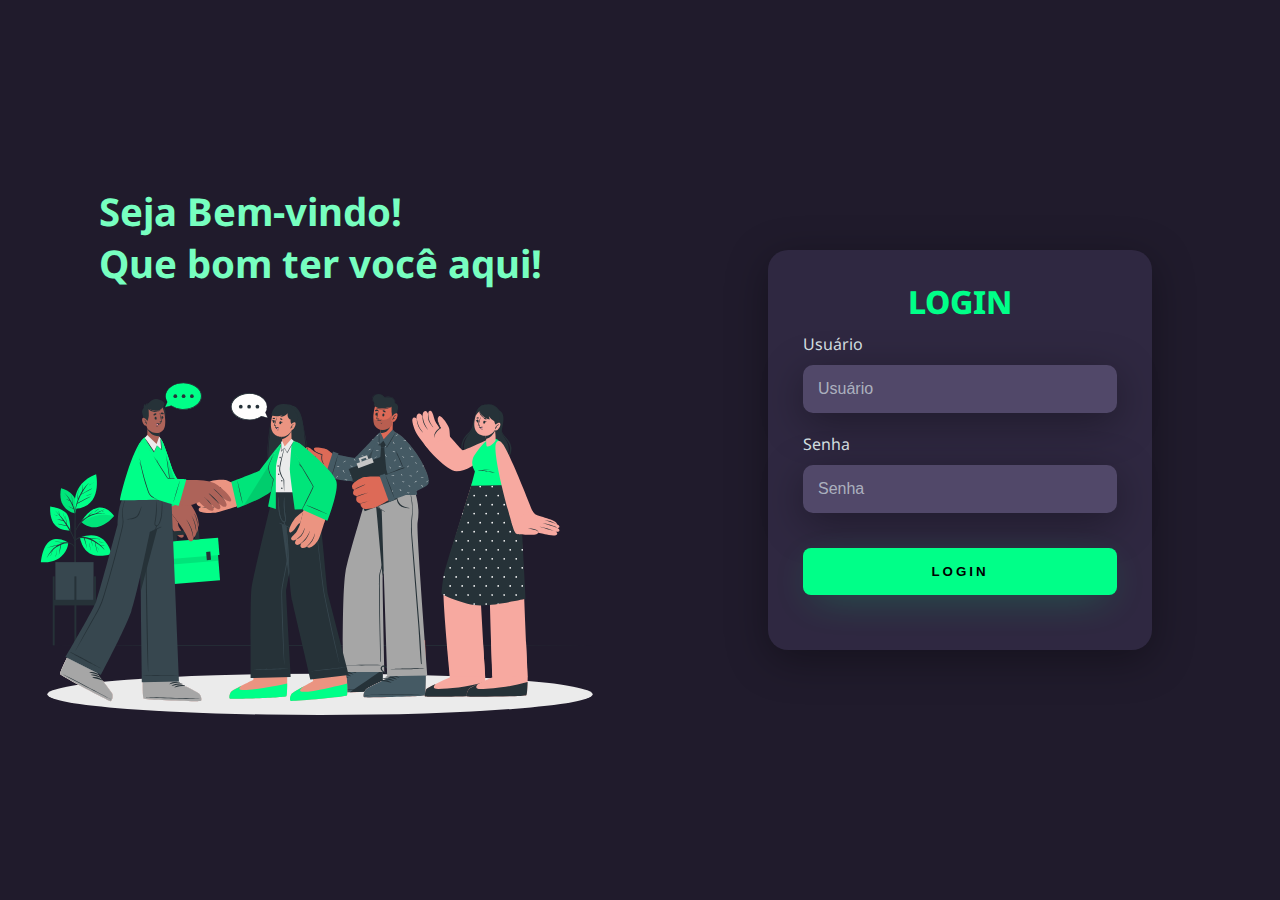
<file: index.html>
<!DOCTYPE html>
<html lang="en">
<head>
    <meta charset="UTF-8">
    <meta http-equiv="X-UA-Compatible" content="IE=edge">
    <meta name="viewport" content="width=device-width, initial-scale=1.0">
    <link rel="stylesheet" href="style.css">
    <title>Login</title>
</head>
<body>
    <div class="main-login">
        <div class="left-login">
            <h1>Seja Bem-vindo! <br> Que bom ter você aqui!</h1>
            <img src="Igreja.svg" alt="" class="igreja animação">
        </div>
        <div class="rigth-login">
            <div class="card-login">
                <h1>LOGIN</h1>
                <div class="textfield">
                    <label for="usuario">Usuário</label>
                    <input type="text" name="usuario" placeholder="Usuário">
                </div>
                <div class="textfield">
                    <label for="senha">Senha</label>
                    <input type="password" name="senha" placeholder="Senha">
                </div>
                <button class="btn-login">Login</button>
            </div>
        </div>

    </div>
</body>
</html>
</file>
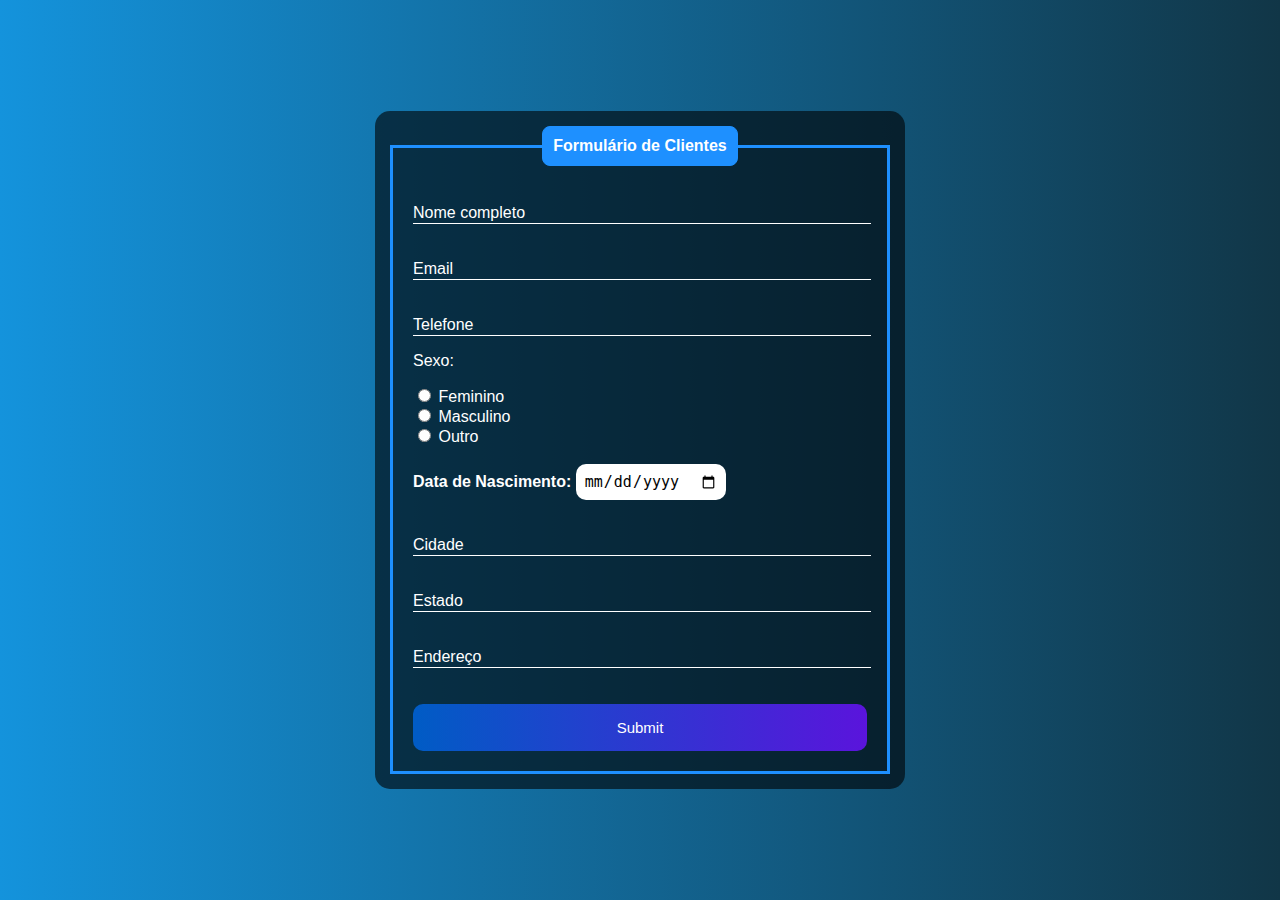
<file: formulario.html>
<!DOCTYPE html>
<html lang="en">
<head>
    <meta charset="UTF-8">
    <meta http-equiv="X-UA-Compatible" content="IE=edge">
    <meta name="viewport" content="width=device-width, initial-scale=1.0">
    <title>Formulário | GN</title>
    <style>
        body{
            font-family: Arial, Helvetica, sans-serif;
            background-image: linear-gradient(to right, rgb(20, 147, 220), rgb(17, 54, 71));
            margin: 0;
            padding: 0;
        }
        .container{
            display: flex;
            justify-content: center;
            align-items: center;
            height: 100vh;
        }
        .box{
            color: white;
            background-color: rgba(0, 0, 0, 0.6);
            padding: 15px;
            border-radius: 15px;
            width: 80%;
            max-width: 500px;
            margin: auto;
        }
        fieldset{
            border: 3px solid dodgerblue;
            padding: 20px; 
            margin: 0; 
        }
        legend{
            border: 1px solid dodgerblue;
            padding: 10px;
            text-align: center;
            background-color: dodgerblue;
            border-radius: 8px;
        }
        .inputBox{
            position: relative;
        }
        .inputUser{
            background: none;
            border: none;
            border-bottom: 1px solid white;
            outline: none;
            color: white;
            font-size: 15px;
            width: 100%;
            letter-spacing: 2px;
        }
        .labelInput{
            position: absolute;
            top: 0px;
            left: 0px;
            pointer-events: none;
            transition: .5s;
        }
        .inputUser:focus ~ .labelInput,
        .inputUser:valid ~ .labelInput{
            top: -20px;
            font-size: 12px;
            color: dodgerblue;
        }
        #data_nascimento{
            border: none;
            padding: 8px;
            border-radius: 10px;
            outline: none;
            font-size: 15px;
        }
        #submit{
            background-image: linear-gradient(to right,rgb(0, 92, 197), rgb(90, 20, 220));
            width: 100%;
            border: none;
            padding: 15px;
            color: white;
            font-size: 15px;
            cursor: pointer;
            border-radius: 10px;
        }
        #submit:hover{
            background-image: linear-gradient(to right,rgb(0, 80, 172), rgb(80, 19, 195));
        }
    </style>
</head>
<body>
    <div class="container">
        <div class="box">
            <form action="">
                <fieldset>
                    <legend><b>Formulário de Clientes</b></legend>
                    <br>
                    <div class="inputBox">
                        <input type="text" name="nome" id="nome" class="inputUser" required>
                        <label for="nome" class="labelInput">Nome completo</label>
                    </div>
                    <br><br>
                    <div class="inputBox">
                        <input type="text" name="email" id="email" class="inputUser" required>
                        <label for="email" class="labelInput">Email</label>
                    </div>
                    <br><br>
                    <div class="inputBox">
                        <input type="tel" name="telefone" id="telefone" class="inputUser" required>
                        <label for="telefone" class="labelInput">Telefone</label>
                    </div>
                    <p>Sexo:</p>
                    <input type="radio" id="feminino" name="genero" value="feminino" required>
                    <label for="feminino">Feminino</label>
                    <br>
                    <input type="radio" id="masculino" name="genero" value="masculino" required>
                    <label for="masculino">Masculino</label>
                    <br>
                    <input type="radio" id="outro" name="genero" value="outro" required>
                    <label for="outro">Outro</label>
                    <br><br>
                    <label for="data_nascimento"><b>Data de Nascimento:</b></label>
                    <input type="date" name="data_nascimento" id="data_nascimento" required>
                    <br><br><br>
                    <div class="inputBox">
                        <input type="text" name="cidade" id="cidade" class="inputUser" required>
                        <label for="cidade" class="labelInput">Cidade</label>
                    </div>
                    <br><br>
                    <div class="inputBox">
                        <input type="text" name="estado" id="estado" class="inputUser" required>
                        <label for="estado" class="labelInput">Estado</label>
                    </div>
                    <br><br>
                    <div class="inputBox">
                        <input type="text" name="endereco" id="endereco" class="inputUser" required>
                        <label for="endereco" class="labelInput">Endereço</label>
                    </div>
                    <br><br>
                    <input type="submit" name="submit" id="submit">
                </fieldset>
            </form>
        </div>
    </div>
</body>
</html>
</file>
<file: style.css>
@import url('https://fonts.googleapis.com/css2?family=Noto+Sans:wght@400;700&display=swap');
body{
    margin: 0;
    outline: none;
    box-sizing: border-box;
    font-family: 'Noto Sans',sans-serif;
}
body *{
    box-sizing: border-box;
}
.main-login{
    width: 100vw;
    height: 100vh;
    background-color: #201b2c;
    display: flex;
    justify-content: center;
    align-items: center;
}

.left-login{
    width:50vw;
    height: 100vh;
    display: flex;
    justify-content: center;
    align-items: center;
    flex-direction: column;
}
.left-login >h1{
    font-size: 3vw;
    color: #77ffc0;
}
.image-login{
    width: 35vw;
}

.rigth-login{
    width: 50vw;
    height: 100vh;
    display: flex;
    justify-content: center;
    align-items: center;
}
.card-login{
    width: 60%;
    display: flex;
    justify-content: center;
    align-items: center;
    flex-direction: column;
    padding: 30px  35px ;
    background: #2f2841;
    border-radius: 20px;
    box-shadow: 0px 10px 40px #00000056;
}
.card-login >h1{
    color: #00ff88;
    font-weight: 800;
    margin: 0;
}

.textfield{
    width:100%;
    display: flex;
    justify-content: center;
    flex-direction: column;
    align-items: flex-start;
    margin: 10px 0;
}

.textfield >input{
    width: 100%;
    border: none;
    border-radius: 10px;
    padding: 15px;
    background: #514869;
    color: #f0ffffde;
    font-size: 12pt;
    box-shadow: 0px 10px 40px #00000056;
    outline: none;
    box-sizing: border-box;
}
.textfield >label{
    color: #f0ffffde;
    margin-bottom: 10px;
}
.textfield >input::placeholder{
    color: #f0ffff94;
}

.btn-login{
    width: 100%;
    padding: 16px 0 ;
    margin: 25px;
    border: none;
    border-radius: 8px;
    outline: none;
    text-transform: uppercase;
    font-weight: 800;
    letter-spacing: 3px;
    background: #00ff88;
    cursor: pointer;
    box-shadow: 0px 10px 40px -12px #00ff8052;
}


@media only screen and (max-width:950px){
    .card-login{
        width: 85%;
    }
}
@media only screen and (max-width:600px){
    .main-login{
       flex-direction: column;
    }
    .left-login >h1{
        display: none;
    }
    .left-login{
        width: 100%;
        height: auto;
    }
    .rigth-login{
        width: 100%;
        height: auto;
    }
    .image-login{
        width: 50vw;
    }
    .card-login{
        width: 90%;
    }
}
</file>
